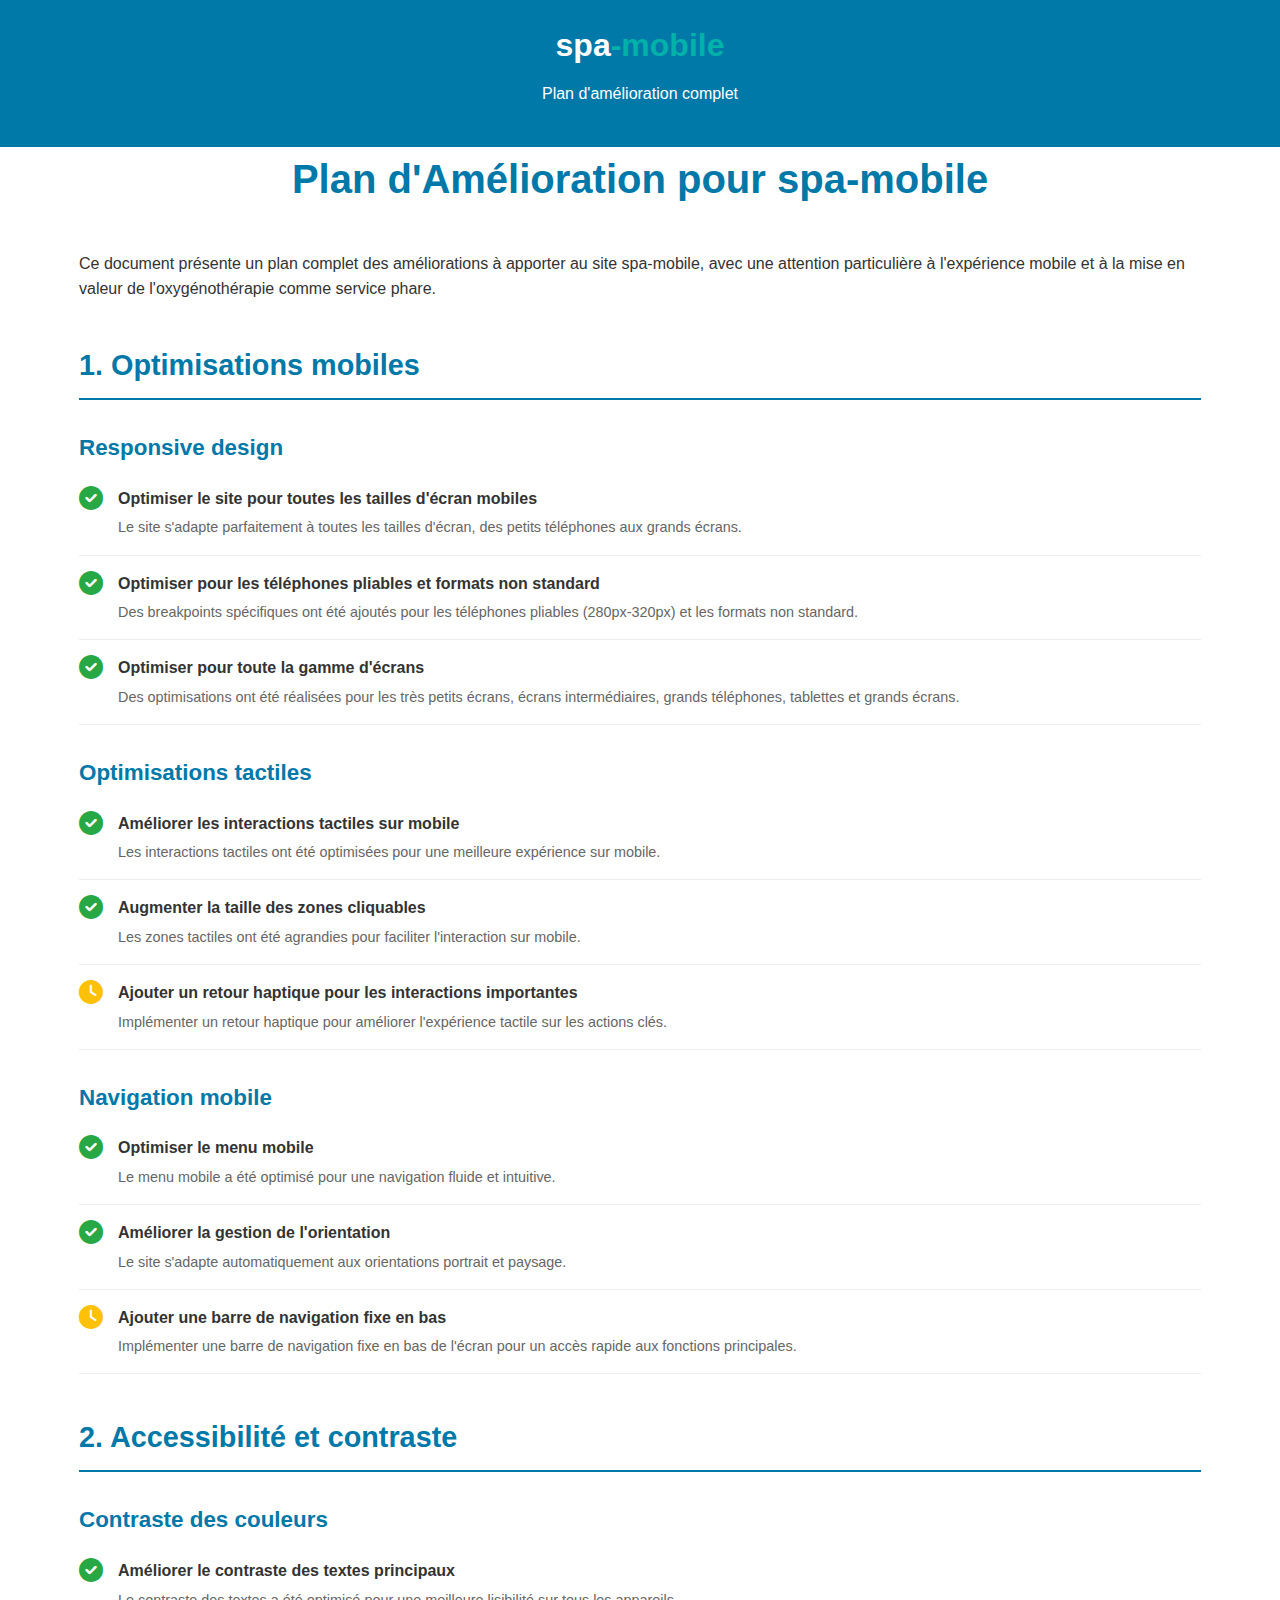
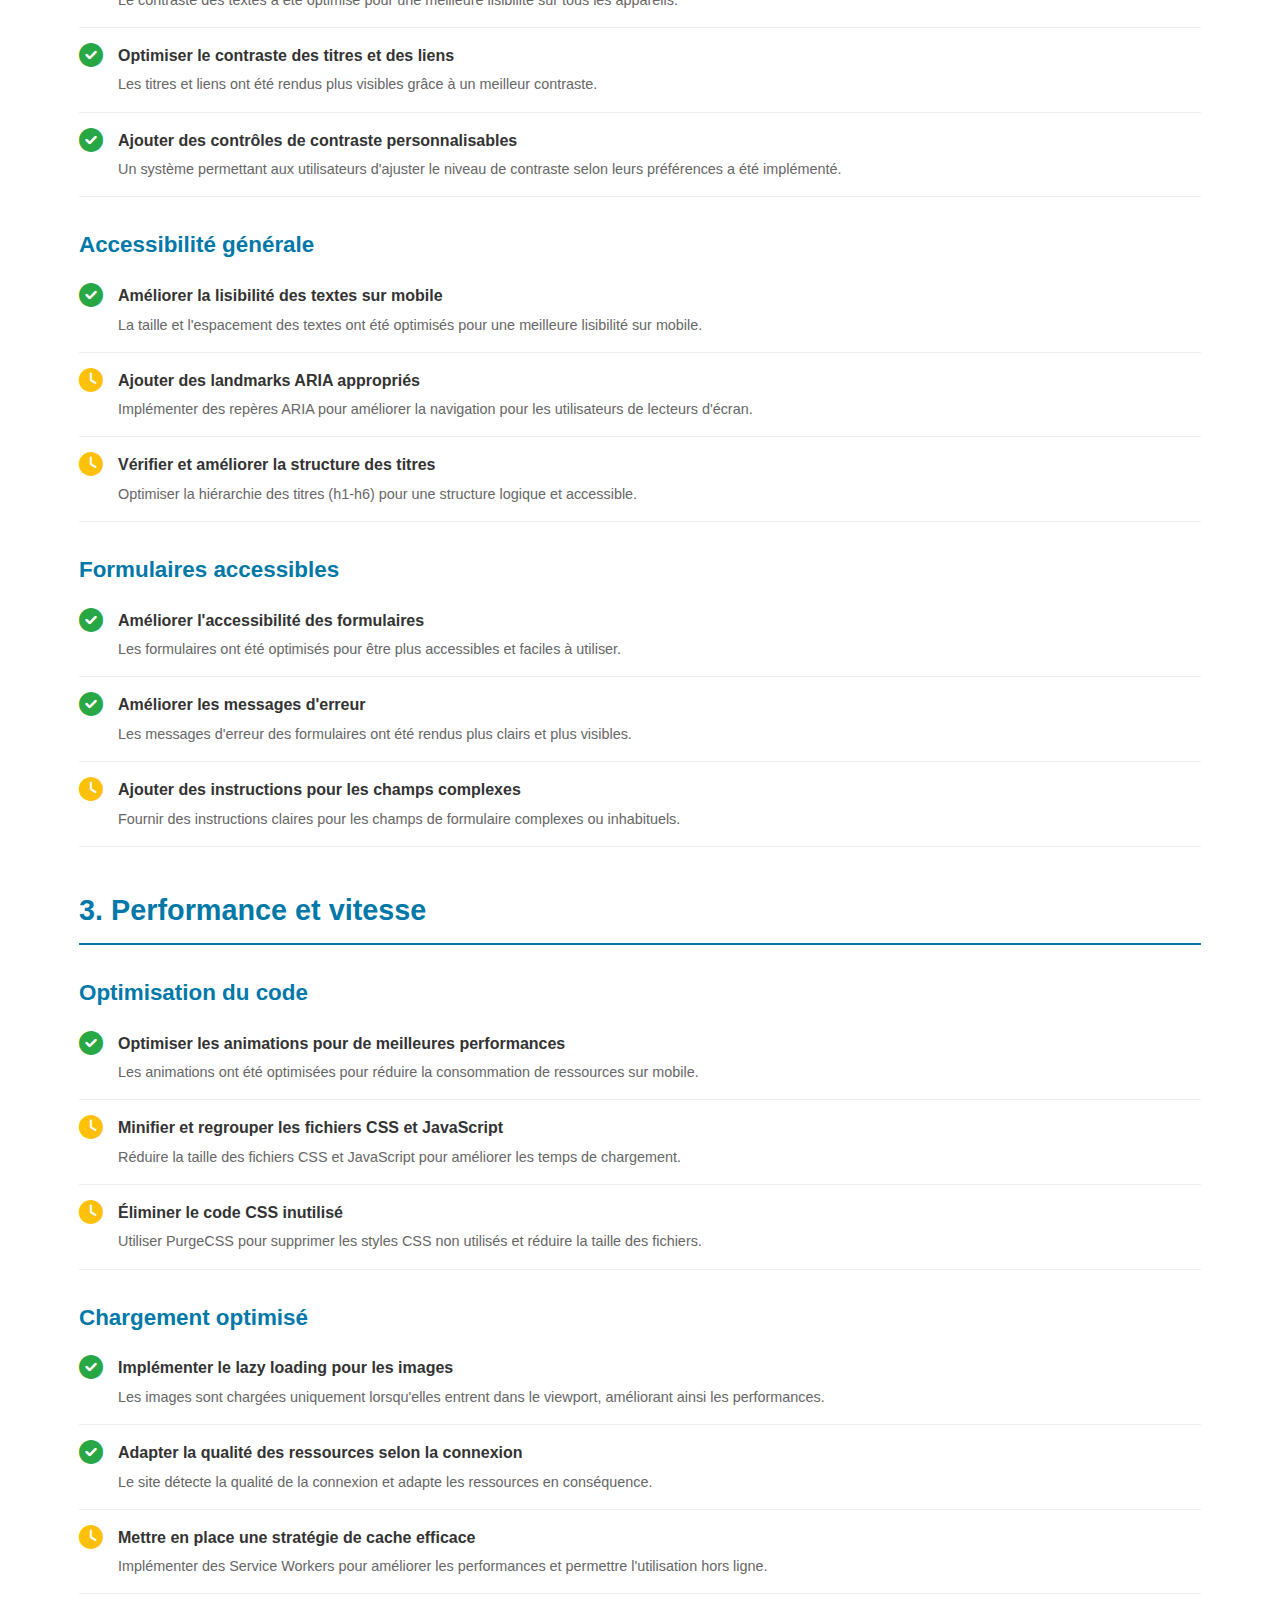
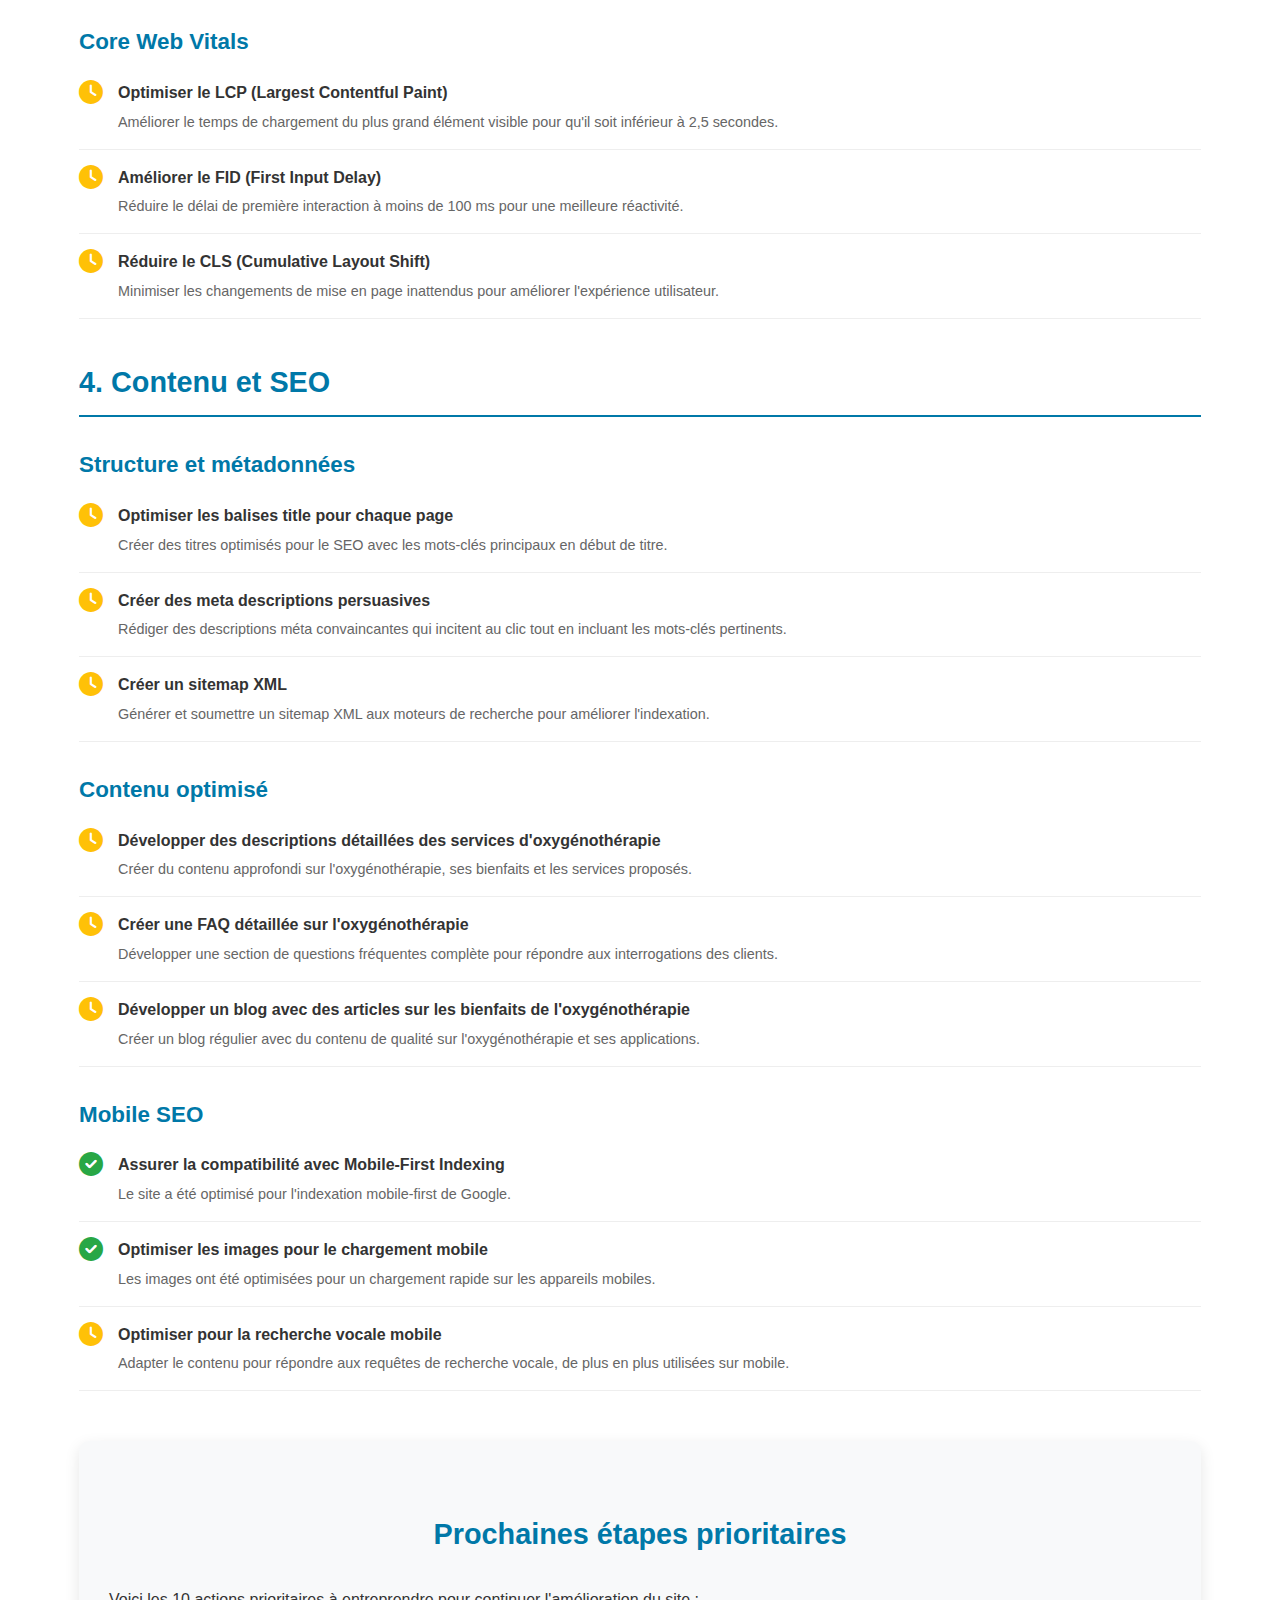
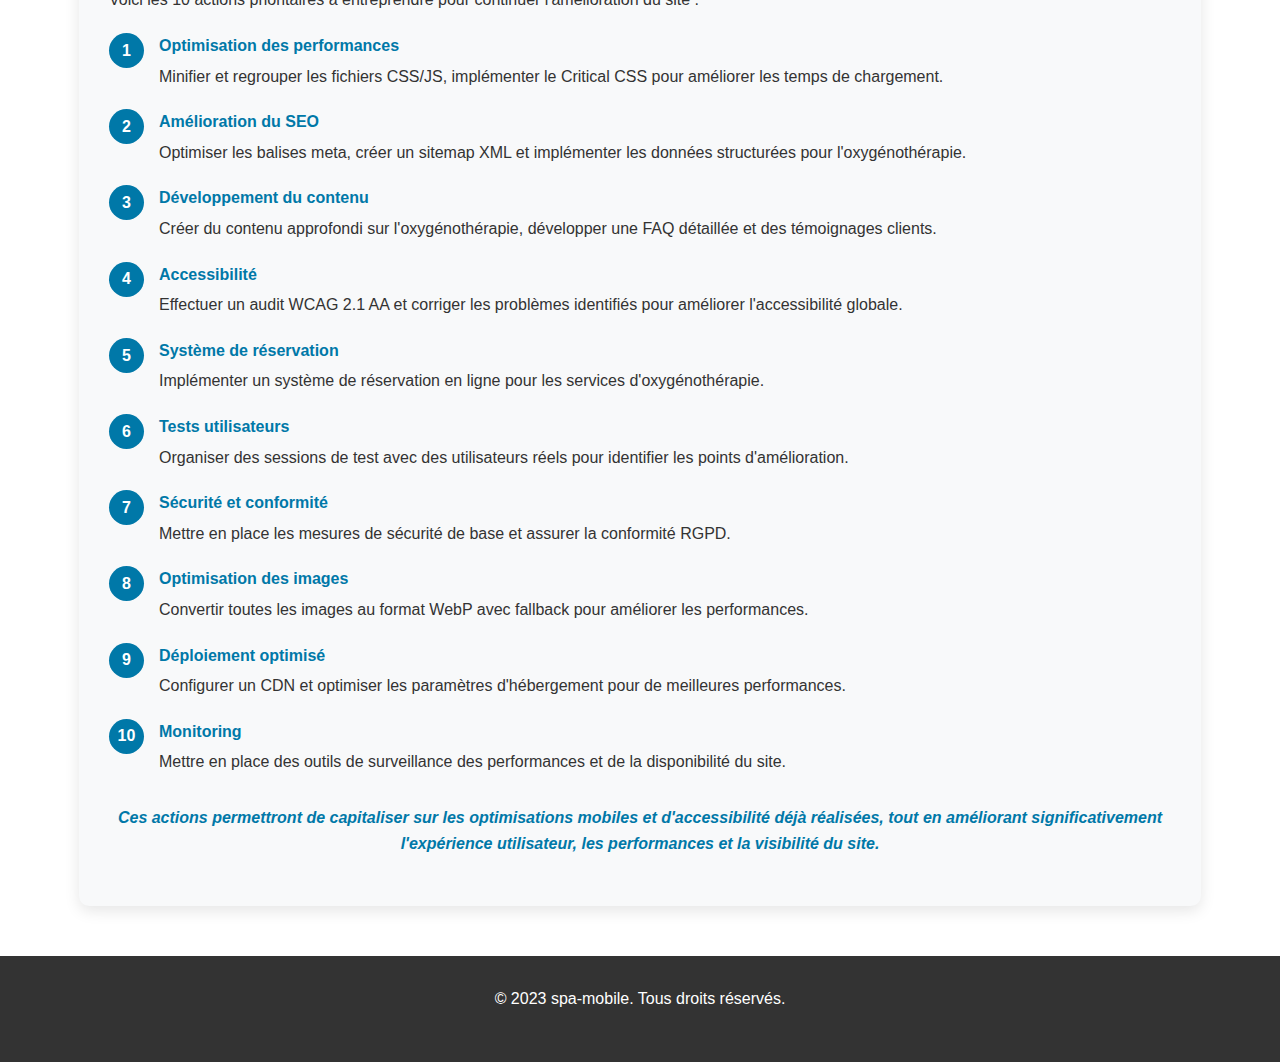
<file: plan-amelioration.html>
<!DOCTYPE html>
<html lang="fr">
  <head>
    <meta charset="UTF-8" />
    <meta
      name="viewport"
      content="width=device-width, initial-scale=1.0, maximum-scale=5.0, minimum-scale=1.0, user-scalable=yes, viewport-fit=cover"
    />
    <title>Plan d'Amélioration - spa-mobile</title>
    <link
      rel="stylesheet"
      href="https://cdnjs.cloudflare.com/ajax/libs/font-awesome/6.0.0-beta3/css/all.min.css"
    />
    <style>
      /* Styles de base */
      * {
        margin: 0;
        padding: 0;
        box-sizing: border-box;
      }

      body {
        font-family: "Open Sans", Arial, sans-serif;
        line-height: 1.6;
        color: #333;
        background-color: #fff;
      }

      .container {
        width: 90%;
        max-width: 1200px;
        margin: 0 auto;
        padding: 0 15px;
      }

      /* Header */
      header {
        background-color: #0078a8;
        color: white;
        padding: 20px 0;
        text-align: center;
      }

      .logo {
        font-size: 2rem;
        font-weight: 700;
        margin-bottom: 10px;
      }

      .logo span {
        color: #00b2a9;
      }

      /* Contenu principal */
      main {
        padding: 40px 0;
      }

      h1,
      h2,
      h3 {
        font-family: "Montserrat", sans-serif;
        color: #0078a8;
        margin-bottom: 20px;
      }

      h1 {
        font-size: 2.5rem;
        text-align: center;
        margin-bottom: 40px;
      }

      h2 {
        font-size: 1.8rem;
        border-bottom: 2px solid #0078a8;
        padding-bottom: 10px;
        margin-top: 40px;
      }

      h3 {
        font-size: 1.4rem;
        margin-top: 30px;
      }

      p {
        margin-bottom: 20px;
      }

      /* Styles pour les listes de tâches */
      .task-list {
        margin-bottom: 30px;
      }

      .task-item {
        display: flex;
        align-items: flex-start;
        margin-bottom: 15px;
        padding-bottom: 15px;
        border-bottom: 1px solid #eee;
      }

      .task-status {
        margin-right: 15px;
        flex-shrink: 0;
      }

      .task-done {
        color: #28a745;
      }

      .task-pending {
        color: #ffc107;
      }

      .task-content {
        flex-grow: 1;
      }

      .task-title {
        font-weight: 600;
        margin-bottom: 5px;
      }

      .task-description {
        color: #666;
        font-size: 0.9rem;
      }

      /* Section priorités */
      .priorities {
        background-color: #f8f9fa;
        padding: 30px;
        border-radius: 10px;
        margin-top: 50px;
        box-shadow: 0 5px 15px rgba(0, 0, 0, 0.1);
      }

      .priorities h2 {
        color: #0078a8;
        border-bottom: none;
        text-align: center;
      }

      .priority-list {
        counter-reset: priority-counter;
      }

      .priority-item {
        position: relative;
        padding-left: 50px;
        margin-bottom: 20px;
        counter-increment: priority-counter;
      }

      .priority-item::before {
        content: counter(priority-counter);
        position: absolute;
        left: 0;
        top: 0;
        width: 35px;
        height: 35px;
        background-color: #0078a8;
        color: white;
        border-radius: 50%;
        display: flex;
        align-items: center;
        justify-content: center;
        font-weight: bold;
      }

      .priority-title {
        font-weight: 700;
        color: #0078a8;
        margin-bottom: 5px;
      }

      /* Footer */
      footer {
        background-color: #333;
        color: white;
        padding: 30px 0;
        text-align: center;
        margin-top: 50px;
      }

      /* Styles supplémentaires */
      .priorities-conclusion {
        margin-top: 30px;
        font-style: italic;
        text-align: center;
        font-weight: 600;
        color: #0078a8;
      }

      .task-done i {
        font-size: 1.5rem;
      }

      .task-pending i {
        font-size: 1.5rem;
      }

      .priority-description {
        line-height: 1.6;
      }

      /* Styles d'impression */
      @media print {
        body {
          font-size: 12pt;
        }

        header,
        footer {
          background-color: #fff !important;
          color: #000 !important;
        }

        .priorities {
          background-color: #fff !important;
          box-shadow: none !important;
          border: 1px solid #ddd;
        }

        .task-done i {
          color: #000 !important;
        }

        .task-pending i {
          color: #666 !important;
        }

        a {
          color: #000 !important;
          text-decoration: none !important;
        }
      }

      /* Responsive */
      @media (max-width: 768px) {
        h1 {
          font-size: 2rem;
        }

        h2 {
          font-size: 1.5rem;
        }

        h3 {
          font-size: 1.2rem;
        }

        .task-item {
          flex-direction: column;
        }

        .task-status {
          margin-bottom: 10px;
        }

        .priority-item {
          padding-left: 40px;
        }
      }
    </style>
  </head>
  <body>
    <header>
      <div class="container">
        <div class="logo">spa<span>-mobile</span></div>
        <p>Plan d'amélioration complet</p>
      </div>
    </header>

    <main class="container">
      <h1>Plan d'Amélioration pour spa-mobile</h1>

      <p>
        Ce document présente un plan complet des améliorations à apporter au
        site spa-mobile, avec une attention particulière à l'expérience mobile
        et à la mise en valeur de l'oxygénothérapie comme service phare.
      </p>

      <section id="optimisations-mobiles">
        <h2>1. Optimisations mobiles</h2>

        <div class="task-list">
          <h3>Responsive design</h3>

          <div class="task-item">
            <div class="task-status task-done">
              <i class="fas fa-check-circle"></i>
            </div>
            <div class="task-content">
              <div class="task-title">
                Optimiser le site pour toutes les tailles d'écran mobiles
              </div>
              <div class="task-description">
                Le site s'adapte parfaitement à toutes les tailles d'écran, des
                petits téléphones aux grands écrans.
              </div>
            </div>
          </div>

          <div class="task-item">
            <div class="task-status task-done">
              <i class="fas fa-check-circle"></i>
            </div>
            <div class="task-content">
              <div class="task-title">
                Optimiser pour les téléphones pliables et formats non standard
              </div>
              <div class="task-description">
                Des breakpoints spécifiques ont été ajoutés pour les téléphones
                pliables (280px-320px) et les formats non standard.
              </div>
            </div>
          </div>

          <div class="task-item">
            <div class="task-status task-done">
              <i class="fas fa-check-circle"></i>
            </div>
            <div class="task-content">
              <div class="task-title">
                Optimiser pour toute la gamme d'écrans
              </div>
              <div class="task-description">
                Des optimisations ont été réalisées pour les très petits écrans,
                écrans intermédiaires, grands téléphones, tablettes et grands
                écrans.
              </div>
            </div>
          </div>
        </div>

        <div class="task-list">
          <h3>Optimisations tactiles</h3>

          <div class="task-item">
            <div class="task-status task-done">
              <i class="fas fa-check-circle"></i>
            </div>
            <div class="task-content">
              <div class="task-title">
                Améliorer les interactions tactiles sur mobile
              </div>
              <div class="task-description">
                Les interactions tactiles ont été optimisées pour une meilleure
                expérience sur mobile.
              </div>
            </div>
          </div>

          <div class="task-item">
            <div class="task-status task-done">
              <i class="fas fa-check-circle"></i>
            </div>
            <div class="task-content">
              <div class="task-title">
                Augmenter la taille des zones cliquables
              </div>
              <div class="task-description">
                Les zones tactiles ont été agrandies pour faciliter
                l'interaction sur mobile.
              </div>
            </div>
          </div>

          <div class="task-item">
            <div class="task-status task-pending">
              <i class="fas fa-clock"></i>
            </div>
            <div class="task-content">
              <div class="task-title">
                Ajouter un retour haptique pour les interactions importantes
              </div>
              <div class="task-description">
                Implémenter un retour haptique pour améliorer l'expérience
                tactile sur les actions clés.
              </div>
            </div>
          </div>
        </div>

        <div class="task-list">
          <h3>Navigation mobile</h3>

          <div class="task-item">
            <div class="task-status task-done">
              <i class="fas fa-check-circle"></i>
            </div>
            <div class="task-content">
              <div class="task-title">Optimiser le menu mobile</div>
              <div class="task-description">
                Le menu mobile a été optimisé pour une navigation fluide et
                intuitive.
              </div>
            </div>
          </div>

          <div class="task-item">
            <div class="task-status task-done">
              <i class="fas fa-check-circle"></i>
            </div>
            <div class="task-content">
              <div class="task-title">
                Améliorer la gestion de l'orientation
              </div>
              <div class="task-description">
                Le site s'adapte automatiquement aux orientations portrait et
                paysage.
              </div>
            </div>
          </div>

          <div class="task-item">
            <div class="task-status task-pending">
              <i class="fas fa-clock"></i>
            </div>
            <div class="task-content">
              <div class="task-title">
                Ajouter une barre de navigation fixe en bas
              </div>
              <div class="task-description">
                Implémenter une barre de navigation fixe en bas de l'écran pour
                un accès rapide aux fonctions principales.
              </div>
            </div>
          </div>
        </div>
      </section>

      <section id="accessibilite-contraste">
        <h2>2. Accessibilité et contraste</h2>

        <div class="task-list">
          <h3>Contraste des couleurs</h3>

          <div class="task-item">
            <div class="task-status task-done">
              <i class="fas fa-check-circle"></i>
            </div>
            <div class="task-content">
              <div class="task-title">
                Améliorer le contraste des textes principaux
              </div>
              <div class="task-description">
                Le contraste des textes a été optimisé pour une meilleure
                lisibilité sur tous les appareils.
              </div>
            </div>
          </div>

          <div class="task-item">
            <div class="task-status task-done">
              <i class="fas fa-check-circle"></i>
            </div>
            <div class="task-content">
              <div class="task-title">
                Optimiser le contraste des titres et des liens
              </div>
              <div class="task-description">
                Les titres et liens ont été rendus plus visibles grâce à un
                meilleur contraste.
              </div>
            </div>
          </div>

          <div class="task-item">
            <div class="task-status task-done">
              <i class="fas fa-check-circle"></i>
            </div>
            <div class="task-content">
              <div class="task-title">
                Ajouter des contrôles de contraste personnalisables
              </div>
              <div class="task-description">
                Un système permettant aux utilisateurs d'ajuster le niveau de
                contraste selon leurs préférences a été implémenté.
              </div>
            </div>
          </div>
        </div>

        <div class="task-list">
          <h3>Accessibilité générale</h3>

          <div class="task-item">
            <div class="task-status task-done">
              <i class="fas fa-check-circle"></i>
            </div>
            <div class="task-content">
              <div class="task-title">
                Améliorer la lisibilité des textes sur mobile
              </div>
              <div class="task-description">
                La taille et l'espacement des textes ont été optimisés pour une
                meilleure lisibilité sur mobile.
              </div>
            </div>
          </div>

          <div class="task-item">
            <div class="task-status task-pending">
              <i class="fas fa-clock"></i>
            </div>
            <div class="task-content">
              <div class="task-title">
                Ajouter des landmarks ARIA appropriés
              </div>
              <div class="task-description">
                Implémenter des repères ARIA pour améliorer la navigation pour
                les utilisateurs de lecteurs d'écran.
              </div>
            </div>
          </div>

          <div class="task-item">
            <div class="task-status task-pending">
              <i class="fas fa-clock"></i>
            </div>
            <div class="task-content">
              <div class="task-title">
                Vérifier et améliorer la structure des titres
              </div>
              <div class="task-description">
                Optimiser la hiérarchie des titres (h1-h6) pour une structure
                logique et accessible.
              </div>
            </div>
          </div>
        </div>

        <div class="task-list">
          <h3>Formulaires accessibles</h3>

          <div class="task-item">
            <div class="task-status task-done">
              <i class="fas fa-check-circle"></i>
            </div>
            <div class="task-content">
              <div class="task-title">
                Améliorer l'accessibilité des formulaires
              </div>
              <div class="task-description">
                Les formulaires ont été optimisés pour être plus accessibles et
                faciles à utiliser.
              </div>
            </div>
          </div>

          <div class="task-item">
            <div class="task-status task-done">
              <i class="fas fa-check-circle"></i>
            </div>
            <div class="task-content">
              <div class="task-title">Améliorer les messages d'erreur</div>
              <div class="task-description">
                Les messages d'erreur des formulaires ont été rendus plus clairs
                et plus visibles.
              </div>
            </div>
          </div>

          <div class="task-item">
            <div class="task-status task-pending">
              <i class="fas fa-clock"></i>
            </div>
            <div class="task-content">
              <div class="task-title">
                Ajouter des instructions pour les champs complexes
              </div>
              <div class="task-description">
                Fournir des instructions claires pour les champs de formulaire
                complexes ou inhabituels.
              </div>
            </div>
          </div>
        </div>
      </section>

      <section id="performance-vitesse">
        <h2>3. Performance et vitesse</h2>

        <div class="task-list">
          <h3>Optimisation du code</h3>

          <div class="task-item">
            <div class="task-status task-done">
              <i class="fas fa-check-circle"></i>
            </div>
            <div class="task-content">
              <div class="task-title">
                Optimiser les animations pour de meilleures performances
              </div>
              <div class="task-description">
                Les animations ont été optimisées pour réduire la consommation
                de ressources sur mobile.
              </div>
            </div>
          </div>

          <div class="task-item">
            <div class="task-status task-pending">
              <i class="fas fa-clock"></i>
            </div>
            <div class="task-content">
              <div class="task-title">
                Minifier et regrouper les fichiers CSS et JavaScript
              </div>
              <div class="task-description">
                Réduire la taille des fichiers CSS et JavaScript pour améliorer
                les temps de chargement.
              </div>
            </div>
          </div>

          <div class="task-item">
            <div class="task-status task-pending">
              <i class="fas fa-clock"></i>
            </div>
            <div class="task-content">
              <div class="task-title">Éliminer le code CSS inutilisé</div>
              <div class="task-description">
                Utiliser PurgeCSS pour supprimer les styles CSS non utilisés et
                réduire la taille des fichiers.
              </div>
            </div>
          </div>
        </div>

        <div class="task-list">
          <h3>Chargement optimisé</h3>

          <div class="task-item">
            <div class="task-status task-done">
              <i class="fas fa-check-circle"></i>
            </div>
            <div class="task-content">
              <div class="task-title">
                Implémenter le lazy loading pour les images
              </div>
              <div class="task-description">
                Les images sont chargées uniquement lorsqu'elles entrent dans le
                viewport, améliorant ainsi les performances.
              </div>
            </div>
          </div>

          <div class="task-item">
            <div class="task-status task-done">
              <i class="fas fa-check-circle"></i>
            </div>
            <div class="task-content">
              <div class="task-title">
                Adapter la qualité des ressources selon la connexion
              </div>
              <div class="task-description">
                Le site détecte la qualité de la connexion et adapte les
                ressources en conséquence.
              </div>
            </div>
          </div>

          <div class="task-item">
            <div class="task-status task-pending">
              <i class="fas fa-clock"></i>
            </div>
            <div class="task-content">
              <div class="task-title">
                Mettre en place une stratégie de cache efficace
              </div>
              <div class="task-description">
                Implémenter des Service Workers pour améliorer les performances
                et permettre l'utilisation hors ligne.
              </div>
            </div>
          </div>
        </div>

        <div class="task-list">
          <h3>Core Web Vitals</h3>

          <div class="task-item">
            <div class="task-status task-pending">
              <i class="fas fa-clock"></i>
            </div>
            <div class="task-content">
              <div class="task-title">
                Optimiser le LCP (Largest Contentful Paint)
              </div>
              <div class="task-description">
                Améliorer le temps de chargement du plus grand élément visible
                pour qu'il soit inférieur à 2,5 secondes.
              </div>
            </div>
          </div>

          <div class="task-item">
            <div class="task-status task-pending">
              <i class="fas fa-clock"></i>
            </div>
            <div class="task-content">
              <div class="task-title">Améliorer le FID (First Input Delay)</div>
              <div class="task-description">
                Réduire le délai de première interaction à moins de 100 ms pour
                une meilleure réactivité.
              </div>
            </div>
          </div>

          <div class="task-item">
            <div class="task-status task-pending">
              <i class="fas fa-clock"></i>
            </div>
            <div class="task-content">
              <div class="task-title">
                Réduire le CLS (Cumulative Layout Shift)
              </div>
              <div class="task-description">
                Minimiser les changements de mise en page inattendus pour
                améliorer l'expérience utilisateur.
              </div>
            </div>
          </div>
        </div>
      </section>

      <section id="contenu-seo">
        <h2>4. Contenu et SEO</h2>

        <div class="task-list">
          <h3>Structure et métadonnées</h3>

          <div class="task-item">
            <div class="task-status task-pending">
              <i class="fas fa-clock"></i>
            </div>
            <div class="task-content">
              <div class="task-title">
                Optimiser les balises title pour chaque page
              </div>
              <div class="task-description">
                Créer des titres optimisés pour le SEO avec les mots-clés
                principaux en début de titre.
              </div>
            </div>
          </div>

          <div class="task-item">
            <div class="task-status task-pending">
              <i class="fas fa-clock"></i>
            </div>
            <div class="task-content">
              <div class="task-title">
                Créer des meta descriptions persuasives
              </div>
              <div class="task-description">
                Rédiger des descriptions méta convaincantes qui incitent au clic
                tout en incluant les mots-clés pertinents.
              </div>
            </div>
          </div>

          <div class="task-item">
            <div class="task-status task-pending">
              <i class="fas fa-clock"></i>
            </div>
            <div class="task-content">
              <div class="task-title">Créer un sitemap XML</div>
              <div class="task-description">
                Générer et soumettre un sitemap XML aux moteurs de recherche
                pour améliorer l'indexation.
              </div>
            </div>
          </div>
        </div>

        <div class="task-list">
          <h3>Contenu optimisé</h3>

          <div class="task-item">
            <div class="task-status task-pending">
              <i class="fas fa-clock"></i>
            </div>
            <div class="task-content">
              <div class="task-title">
                Développer des descriptions détaillées des services
                d'oxygénothérapie
              </div>
              <div class="task-description">
                Créer du contenu approfondi sur l'oxygénothérapie, ses bienfaits
                et les services proposés.
              </div>
            </div>
          </div>

          <div class="task-item">
            <div class="task-status task-pending">
              <i class="fas fa-clock"></i>
            </div>
            <div class="task-content">
              <div class="task-title">
                Créer une FAQ détaillée sur l'oxygénothérapie
              </div>
              <div class="task-description">
                Développer une section de questions fréquentes complète pour
                répondre aux interrogations des clients.
              </div>
            </div>
          </div>

          <div class="task-item">
            <div class="task-status task-pending">
              <i class="fas fa-clock"></i>
            </div>
            <div class="task-content">
              <div class="task-title">
                Développer un blog avec des articles sur les bienfaits de
                l'oxygénothérapie
              </div>
              <div class="task-description">
                Créer un blog régulier avec du contenu de qualité sur
                l'oxygénothérapie et ses applications.
              </div>
            </div>
          </div>
        </div>

        <div class="task-list">
          <h3>Mobile SEO</h3>

          <div class="task-item">
            <div class="task-status task-done">
              <i class="fas fa-check-circle"></i>
            </div>
            <div class="task-content">
              <div class="task-title">
                Assurer la compatibilité avec Mobile-First Indexing
              </div>
              <div class="task-description">
                Le site a été optimisé pour l'indexation mobile-first de Google.
              </div>
            </div>
          </div>

          <div class="task-item">
            <div class="task-status task-done">
              <i class="fas fa-check-circle"></i>
            </div>
            <div class="task-content">
              <div class="task-title">
                Optimiser les images pour le chargement mobile
              </div>
              <div class="task-description">
                Les images ont été optimisées pour un chargement rapide sur les
                appareils mobiles.
              </div>
            </div>
          </div>

          <div class="task-item">
            <div class="task-status task-pending">
              <i class="fas fa-clock"></i>
            </div>
            <div class="task-content">
              <div class="task-title">
                Optimiser pour la recherche vocale mobile
              </div>
              <div class="task-description">
                Adapter le contenu pour répondre aux requêtes de recherche
                vocale, de plus en plus utilisées sur mobile.
              </div>
            </div>
          </div>
        </div>
      </section>

      <section id="priorites" class="priorities">
        <h2>Prochaines étapes prioritaires</h2>

        <p>
          Voici les 10 actions prioritaires à entreprendre pour continuer
          l'amélioration du site :
        </p>

        <div class="priority-list">
          <div class="priority-item">
            <div class="priority-title">Optimisation des performances</div>
            <div class="priority-description">
              Minifier et regrouper les fichiers CSS/JS, implémenter le Critical
              CSS pour améliorer les temps de chargement.
            </div>
          </div>

          <div class="priority-item">
            <div class="priority-title">Amélioration du SEO</div>
            <div class="priority-description">
              Optimiser les balises meta, créer un sitemap XML et implémenter
              les données structurées pour l'oxygénothérapie.
            </div>
          </div>

          <div class="priority-item">
            <div class="priority-title">Développement du contenu</div>
            <div class="priority-description">
              Créer du contenu approfondi sur l'oxygénothérapie, développer une
              FAQ détaillée et des témoignages clients.
            </div>
          </div>

          <div class="priority-item">
            <div class="priority-title">Accessibilité</div>
            <div class="priority-description">
              Effectuer un audit WCAG 2.1 AA et corriger les problèmes
              identifiés pour améliorer l'accessibilité globale.
            </div>
          </div>

          <div class="priority-item">
            <div class="priority-title">Système de réservation</div>
            <div class="priority-description">
              Implémenter un système de réservation en ligne pour les services
              d'oxygénothérapie.
            </div>
          </div>

          <div class="priority-item">
            <div class="priority-title">Tests utilisateurs</div>
            <div class="priority-description">
              Organiser des sessions de test avec des utilisateurs réels pour
              identifier les points d'amélioration.
            </div>
          </div>

          <div class="priority-item">
            <div class="priority-title">Sécurité et conformité</div>
            <div class="priority-description">
              Mettre en place les mesures de sécurité de base et assurer la
              conformité RGPD.
            </div>
          </div>

          <div class="priority-item">
            <div class="priority-title">Optimisation des images</div>
            <div class="priority-description">
              Convertir toutes les images au format WebP avec fallback pour
              améliorer les performances.
            </div>
          </div>

          <div class="priority-item">
            <div class="priority-title">Déploiement optimisé</div>
            <div class="priority-description">
              Configurer un CDN et optimiser les paramètres d'hébergement pour
              de meilleures performances.
            </div>
          </div>

          <div class="priority-item">
            <div class="priority-title">Monitoring</div>
            <div class="priority-description">
              Mettre en place des outils de surveillance des performances et de
              la disponibilité du site.
            </div>
          </div>
        </div>

        <p class="priorities-conclusion">
          Ces actions permettront de capitaliser sur les optimisations mobiles
          et d'accessibilité déjà réalisées, tout en améliorant
          significativement l'expérience utilisateur, les performances et la
          visibilité du site.
        </p>
      </section>
    </main>

    <footer>
      <div class="container">
        <p>&copy; 2023 spa-mobile. Tous droits réservés.</p>
      </div>
    </footer>
  </body>
</html>
</file>
